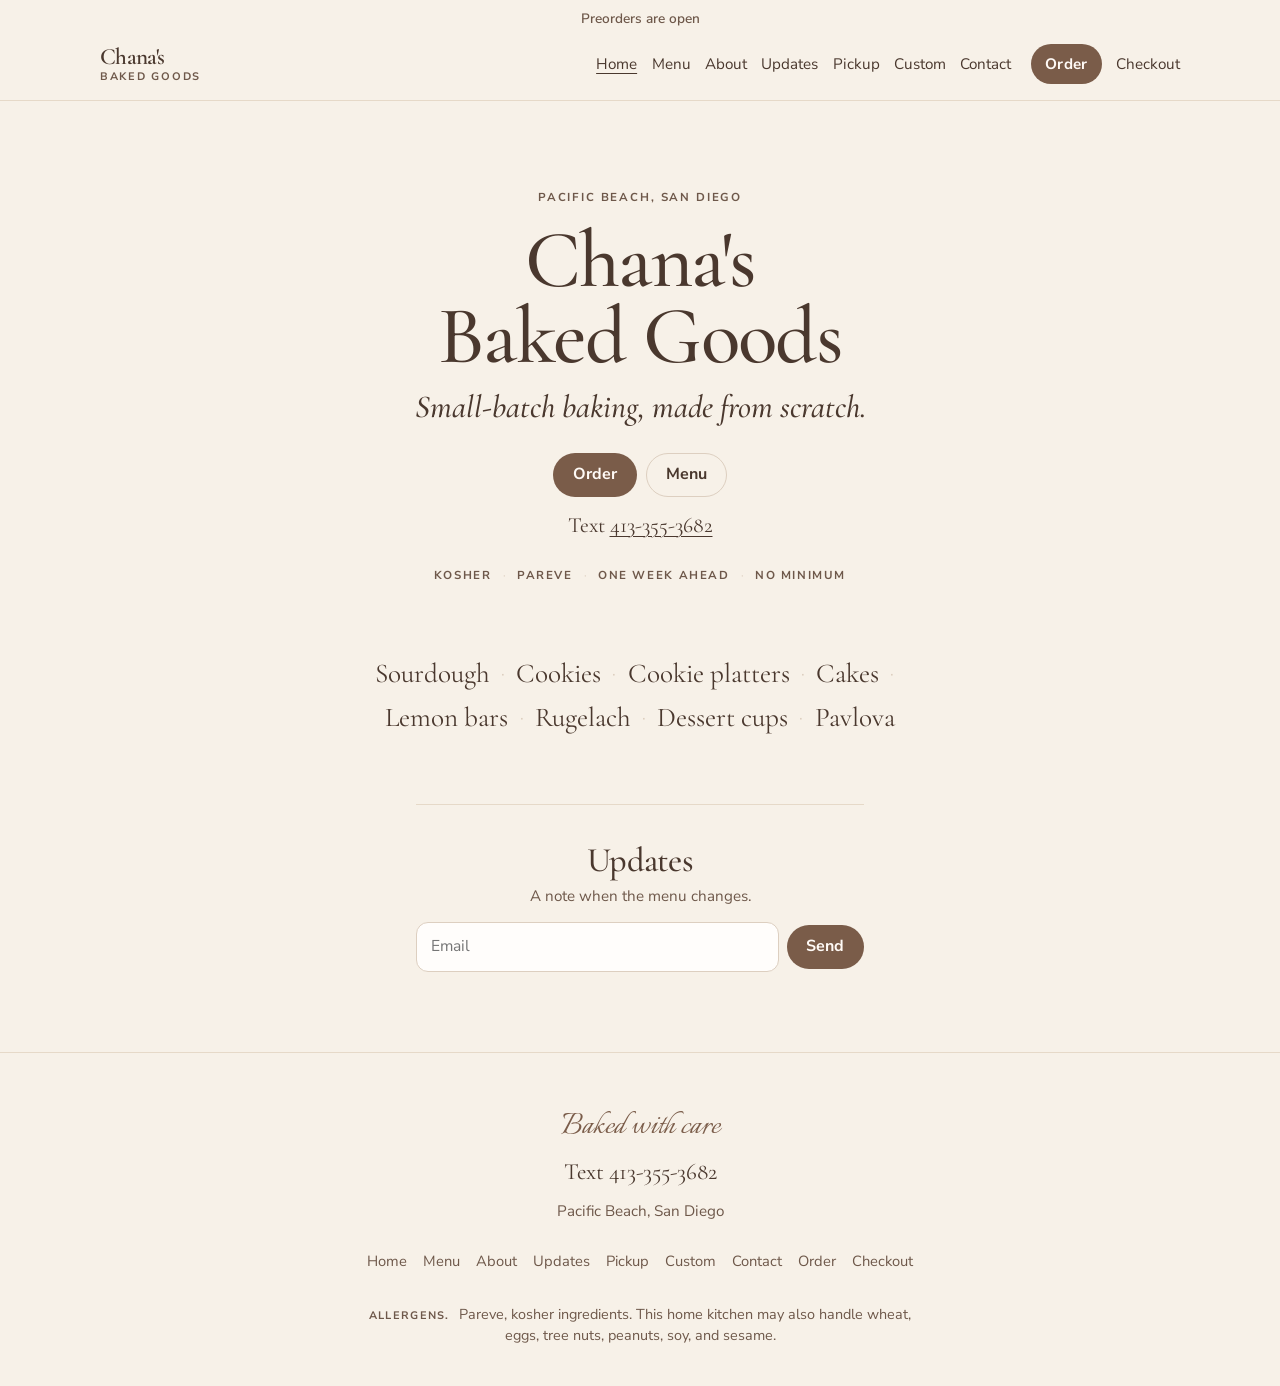
<file: index.html>
<!DOCTYPE html>
<html lang="en">
<head>
  <meta charset="utf-8">
  <meta name="viewport" content="width=device-width, initial-scale=1">
  <meta name="theme-color" content="#f7f1e8">
  <title>Chana's Baked Goods · Small-batch baking, made from scratch</title>
  <meta name="description" content="Chana's Baked Goods is a kosher, pareve home bakery in Pacific Beach, San Diego. Text 413-355-3682. One week ahead. No minimum.">
  <link rel="canonical" href="https://nathanoiknine.github.io/chanas-baked-goods/">
  <link rel="icon" href="assets/favicon.svg" type="image/svg+xml">
  <link rel="preconnect" href="https://fonts.googleapis.com">
  <link rel="preconnect" href="https://fonts.gstatic.com" crossorigin>
  <link href="https://fonts.googleapis.com/css2?family=Cormorant+Garamond:ital,wght@0,500;0,600;1,500;1,600&family=Italianno&family=Nunito+Sans:ital,wght@0,400;0,600;0,700;1,400&display=swap" rel="stylesheet">
  <link rel="stylesheet" href="css/styles.css">
  <script type="application/ld+json">
  {
    "@context": "https://schema.org",
    "@type": "Bakery",
    "name": "Chana's Baked Goods",
    "description": "Small-batch baking, made from scratch. Kosher home bakery in Pacific Beach, San Diego. All products are pareve.",
    "telephone": "+1-413-355-3682",
    "areaServed": "Pacific Beach, San Diego",
    "address": {
      "@type": "PostalAddress",
      "addressLocality": "San Diego",
      "addressRegion": "CA",
      "addressCountry": "US"
    },
    "url": "https://nathanoiknine.github.io/chanas-baked-goods/"
  }
  </script>
</head>
<body data-page="home">
  <a class="skip" href="#main">Skip to content</a>
  <div id="site-header"></div>
  <main id="main">
    <div class="wrap">
      <noscript>
        <p class="callout">Kosher, pareve home bakery in Pacific Beach. Text 413-355-3682. One week ahead. No minimum.</p>
      </noscript>
      <section class="hero" aria-labelledby="hero-title">
        <p class="kicker" id="hero-kicker">Pacific Beach, San Diego</p>
        <h1 id="hero-title">Chana's<br>Baked Goods</h1>
        <p class="tagline">Small-batch baking, made from scratch.</p>
        <div class="hero-actions">
          <a class="btn btn-primary" href="order.html">Order</a>
          <a class="btn btn-ghost" href="menu.html">Menu</a>
        </div>
        <p class="hero-phone">Text <a class="phone js-phone" href="sms:+14133553682">413-355-3682</a></p>
        <ul class="trust" id="facts">
          <li>Kosher</li>
          <li>Pareve</li>
          <li>One week ahead</li>
          <li>No minimum</li>
        </ul>
      </section>

      <section class="offerings" aria-labelledby="offerings-title">
        <h2 id="offerings-title" class="sr-only">What she bakes</h2>
        <ul id="offering-grid" class="offering-list"></ul>
      </section>

      <section class="signup-band" aria-labelledby="signup-title">
        <h2 id="signup-title">Updates</h2>
        <p class="hint" id="signup-intro">A note when the menu changes.</p>
        <div data-signup data-variant="inline"></div>
      </section>
    </div>
  </main>
  <div id="site-footer"></div>
  <script src="js/common.js"></script>
  <script src="js/home.js"></script>
</body>
</html>
</file>
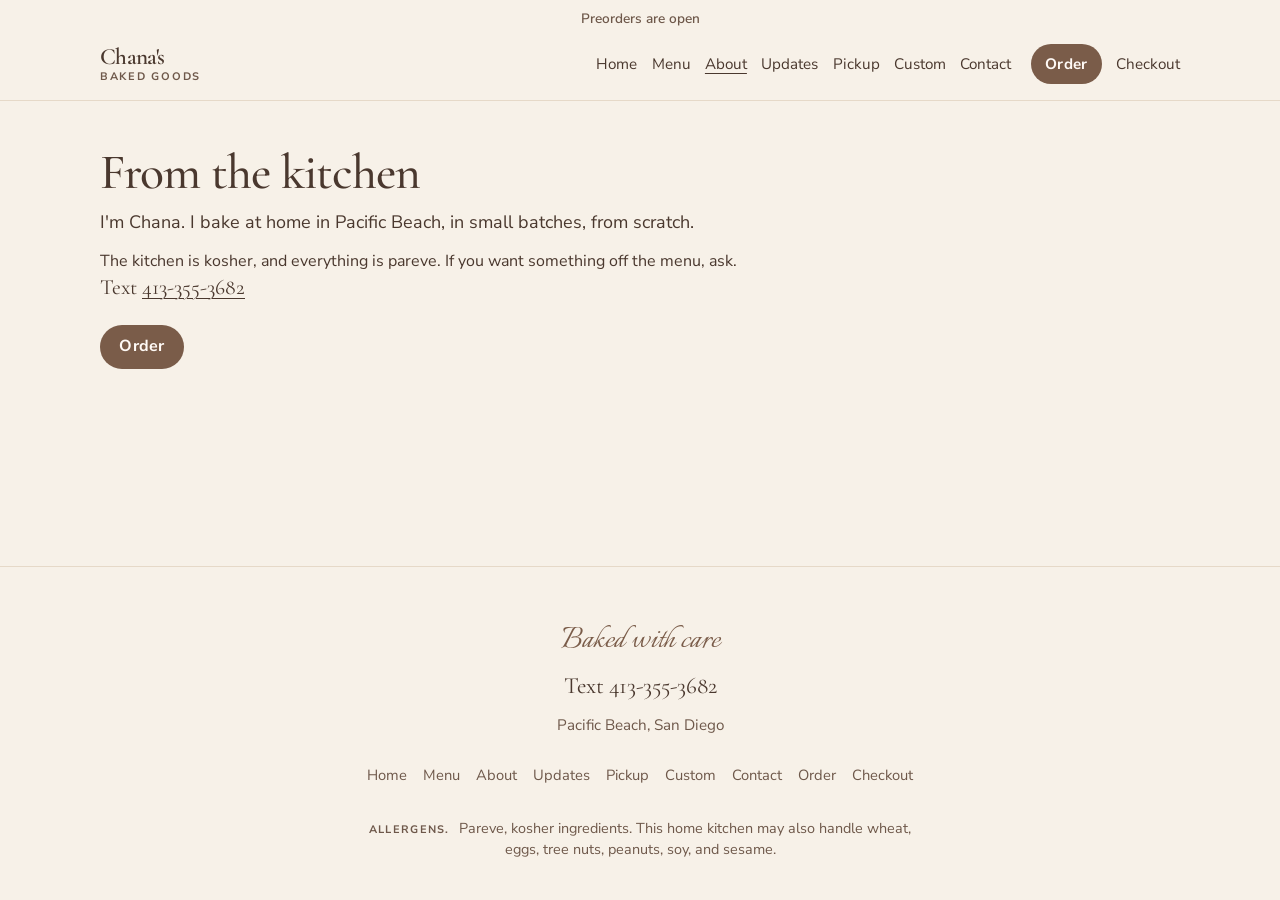
<file: about.html>
<!DOCTYPE html>
<html lang="en">
<head>
  <meta charset="utf-8">
  <meta name="viewport" content="width=device-width, initial-scale=1">
  <meta name="theme-color" content="#f7f1e8">
  <title>About · Chana's Baked Goods</title>
  <meta name="description" content="Chana Oiknine bakes from her home kitchen in Pacific Beach, San Diego. Fully kosher, pareve, small-batch, from scratch. Text 413-355-3682.">
  <link rel="canonical" href="https://nathanoiknine.github.io/chanas-baked-goods/about.html">
  <link rel="icon" href="assets/favicon.svg" type="image/svg+xml">
  <link rel="preconnect" href="https://fonts.googleapis.com">
  <link rel="preconnect" href="https://fonts.gstatic.com" crossorigin>
  <link href="https://fonts.googleapis.com/css2?family=Cormorant+Garamond:ital,wght@0,500;0,600;1,500;1,600&family=Italianno&family=Nunito+Sans:ital,wght@0,400;0,600;0,700;1,400&display=swap" rel="stylesheet">
  <link rel="stylesheet" href="css/styles.css">
</head>
<body data-page="about">
  <a class="skip" href="#main">Skip to content</a>
  <div id="site-header"></div>
  <main id="main">
    <div class="wrap page">
      <noscript><p class="callout">Chana Oiknine bakes at home in Pacific Beach, San Diego. Text 413-355-3682. Kosher, pareve, one-week notice, no minimum.</p></noscript>
      <article class="measure" id="about-root">
        <p class="kicker">About</p>
        <h1>Baked at home, in Pacific Beach</h1>
        <p class="lede">Chana Oiknine bakes small batches from scratch in her Pacific Beach kitchen.</p>
      </article>
    </div>
  </main>
  <div id="site-footer"></div>
  <script src="js/common.js"></script>
  <script src="js/about.js"></script>
</body>
</html>
</file>
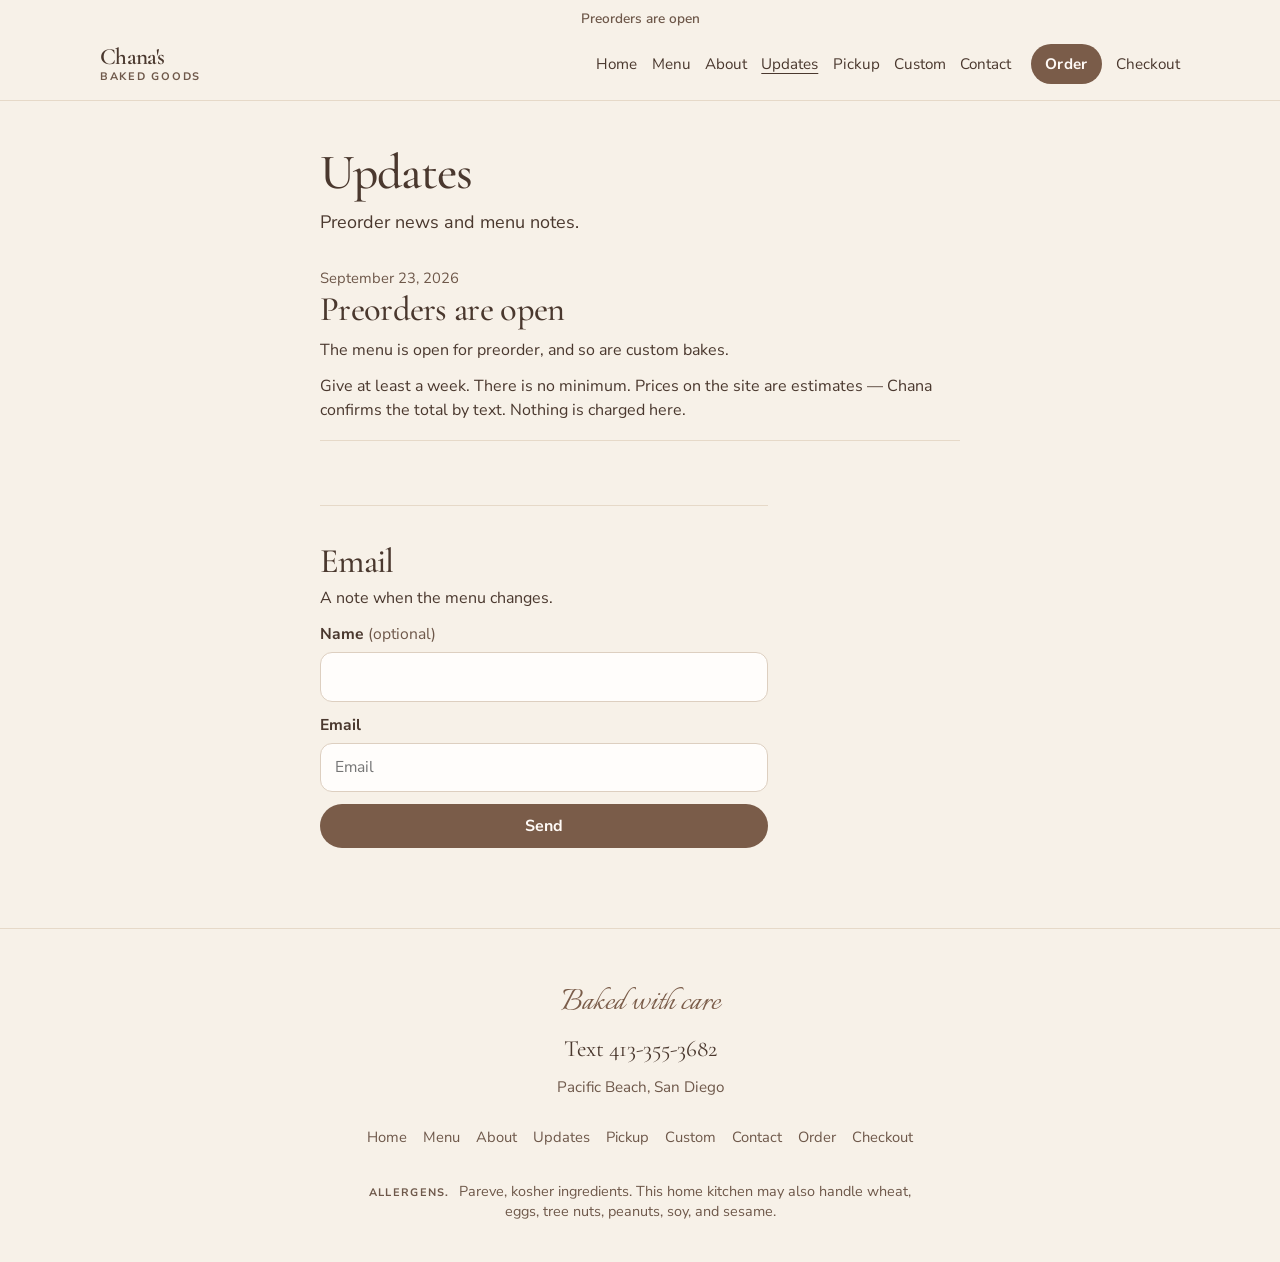
<file: announcements.html>
<!DOCTYPE html>
<html lang="en">
<head>
  <meta charset="utf-8">
  <meta name="viewport" content="width=device-width, initial-scale=1">
  <meta name="theme-color" content="#f7f1e8">
  <title>Updates · Chana's Baked Goods</title>
  <meta name="description" content="Announcements from Chana's Baked Goods in Pacific Beach, San Diego. Preorder news, menu changes, and a way to leave your email.">
  <link rel="canonical" href="https://nathanoiknine.github.io/chanas-baked-goods/announcements.html">
  <link rel="icon" href="assets/favicon.svg" type="image/svg+xml">
  <link rel="preconnect" href="https://fonts.googleapis.com">
  <link rel="preconnect" href="https://fonts.gstatic.com" crossorigin>
  <link href="https://fonts.googleapis.com/css2?family=Cormorant+Garamond:ital,wght@0,500;0,600;1,500;1,600&family=Italianno&family=Nunito+Sans:ital,wght@0,400;0,600;0,700;1,400&display=swap" rel="stylesheet">
  <link rel="stylesheet" href="css/styles.css">
</head>
<body data-page="updates">
  <a class="skip" href="#main">Skip to content</a>
  <div id="site-header"></div>
  <main id="main">
    <div class="wrap page measure">
      <noscript><p class="callout">For the latest, text 413-355-3682. Chana's Baked Goods, Pacific Beach, San Diego.</p></noscript>
      <h1 id="page-title">Updates</h1>
      <p class="lede" id="page-intro">Preorder news and menu notes.</p>
      <div id="news-root"></div>
      <section class="signup-band" id="signup" aria-labelledby="signup-title">
        <h2 id="signup-title">Email</h2>
        <p id="signup-intro">A note when the menu changes.</p>
        <div data-signup></div>
      </section>
    </div>
  </main>
  <div id="site-footer"></div>
  <script src="js/common.js"></script>
  <script src="js/announcements.js"></script>
</body>
</html>
</file>
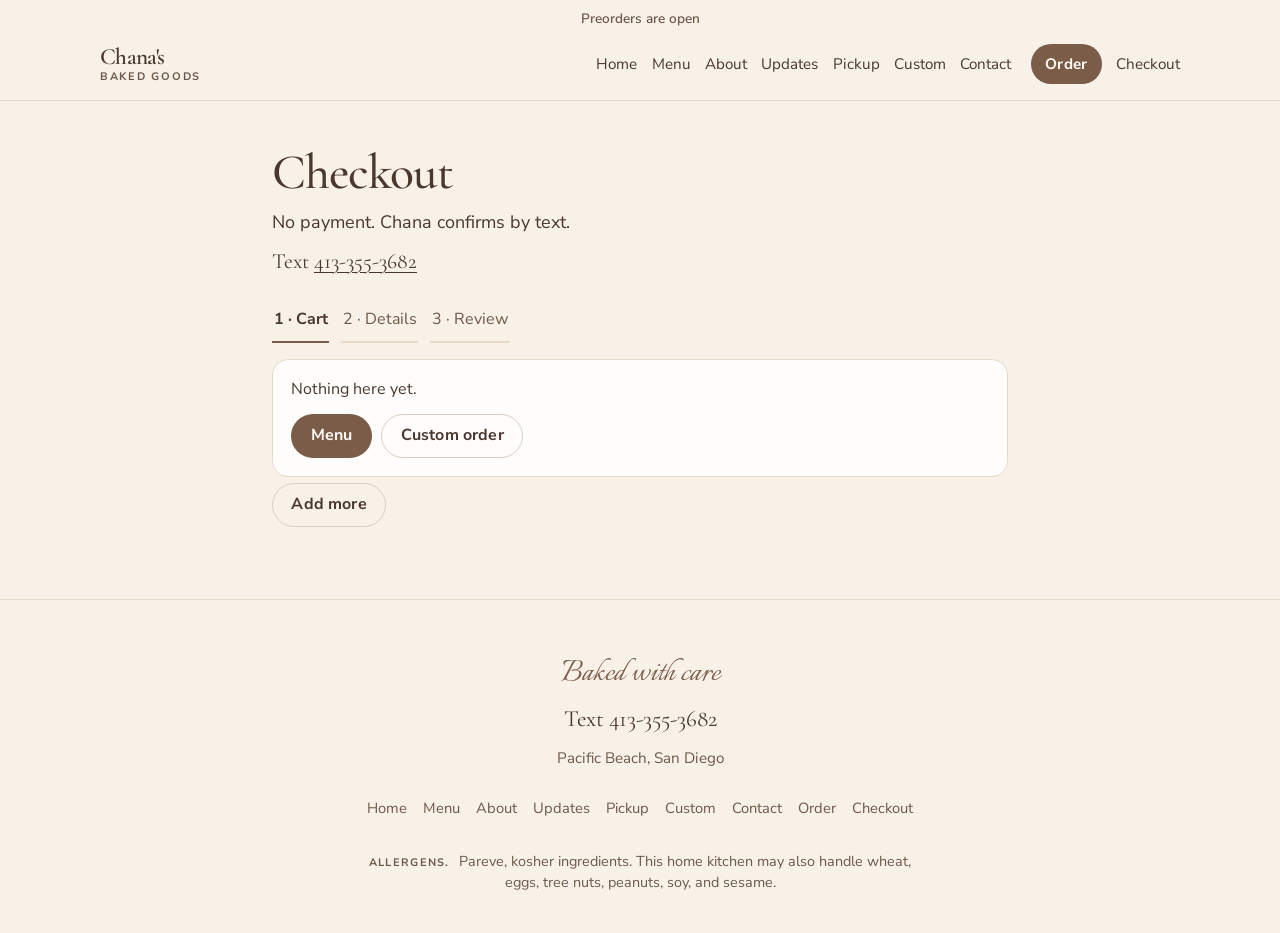
<file: checkout.html>
<!DOCTYPE html>
<html lang="en">
<head>
  <meta charset="utf-8">
  <meta name="viewport" content="width=device-width, initial-scale=1">
  <meta name="theme-color" content="#f7f1e8">
  <title>Checkout · Chana's Baked Goods</title>
  <meta name="description" content="Review a pre-order for Chana's Baked Goods. No payment on this site. Chana confirms by text at 413-355-3682. One-week notice, no minimum.">
  <link rel="canonical" href="https://nathanoiknine.github.io/chanas-baked-goods/checkout.html">
  <link rel="icon" href="assets/favicon.svg" type="image/svg+xml">
  <link rel="preconnect" href="https://fonts.googleapis.com">
  <link rel="preconnect" href="https://fonts.gstatic.com" crossorigin>
  <link href="https://fonts.googleapis.com/css2?family=Cormorant+Garamond:ital,wght@0,500;0,600;1,500;1,600&family=Italianno&family=Nunito+Sans:ital,wght@0,400;0,600;0,700;1,400&display=swap" rel="stylesheet">
  <link rel="stylesheet" href="css/styles.css">
</head>
<body data-page="checkout">
  <a class="skip" href="#main">Skip to content</a>
  <div id="site-header"></div>
  <main id="main">
    <div class="wrap page measure-form" id="checkout-root">
      <noscript><p class="callout">To order, text 413-355-3682. One-week notice. No minimum. No payment on this website.</p></noscript>
      <h1 id="page-title">Checkout</h1>
      <p class="lede" id="page-intro">No payment. Chana confirms by text.</p>
      <p class="hero-phone">Text <a class="js-phone" href="sms:+14133553682">413-355-3682</a></p>
      <ol class="progress" id="progress">
        <li><button type="button" data-goto="cart" aria-current="step">1 · Cart</button></li>
        <li><button type="button" data-goto="details">2 · Details</button></li>
        <li><button type="button" data-goto="review">3 · Review</button></li>
      </ol>
      <section data-panel="cart">
        <div id="cart-lines"></div>
        <div class="subtotal" id="cart-total"></div>
        <div class="form-actions">
          <button class="btn btn-primary" type="button" id="to-details">Continue</button>
          <a class="btn btn-ghost" href="menu.html">Add more</a>
        </div>
      </section>
      <section data-panel="details" hidden>
        <form id="details-form" novalidate>
          <input class="hp" name="_gotcha" tabindex="-1" autocomplete="off" aria-hidden="true">
          <div class="form-grid two">
            <label class="field"><span>Name</span><input name="name" autocomplete="name" data-remember required></label>
            <label class="field"><span>Phone</span><input name="phone" type="tel" autocomplete="tel" inputmode="tel" data-remember required></label>
            <label class="field span-2"><span>Email</span><input name="email" type="email" autocomplete="email" inputmode="email" data-remember required></label>
            <label class="field span-2"><span>Preferred date</span><input class="js-min-date" name="date" type="date" data-remember required><span class="hint js-date-help">Choose a day at least 7 days from today. One-week notice.</span></label>
          </div>
          <fieldset>
            <legend>Pickup or delivery</legend>
            <label class="choice"><input type="radio" name="fulfillment" value="pickup" checked data-remember> Pickup in Pacific Beach</label>
            <label class="choice"><input type="radio" name="fulfillment" value="delivery" data-remember> Nearby delivery, if she can</label>
          </fieldset>
          <label class="field"><span>Notes <span class="optional">(optional)</span></span><textarea name="notes" maxlength="2000" data-remember placeholder="Allergies, a cake message, a pickup window."></textarea></label>
          <p class="hint"><a href="menu.html#allergen">Allergen notice</a></p>
          <div class="form-actions">
            <button class="btn btn-primary" type="submit" id="to-review">Review order</button>
            <button class="btn btn-ghost" type="button" data-goto="cart">Back to cart</button>
          </div>
        </form>
      </section>
      <section data-panel="review" hidden>
        <div id="review-body"></div>
      </section>
      <div id="confirm" class="confirm" hidden tabindex="-1"></div>
    </div>
  </main>
  <div id="site-footer"></div>
  <script src="js/common.js"></script>
  <script src="js/checkout.js"></script>
</body>
</html>
</file>
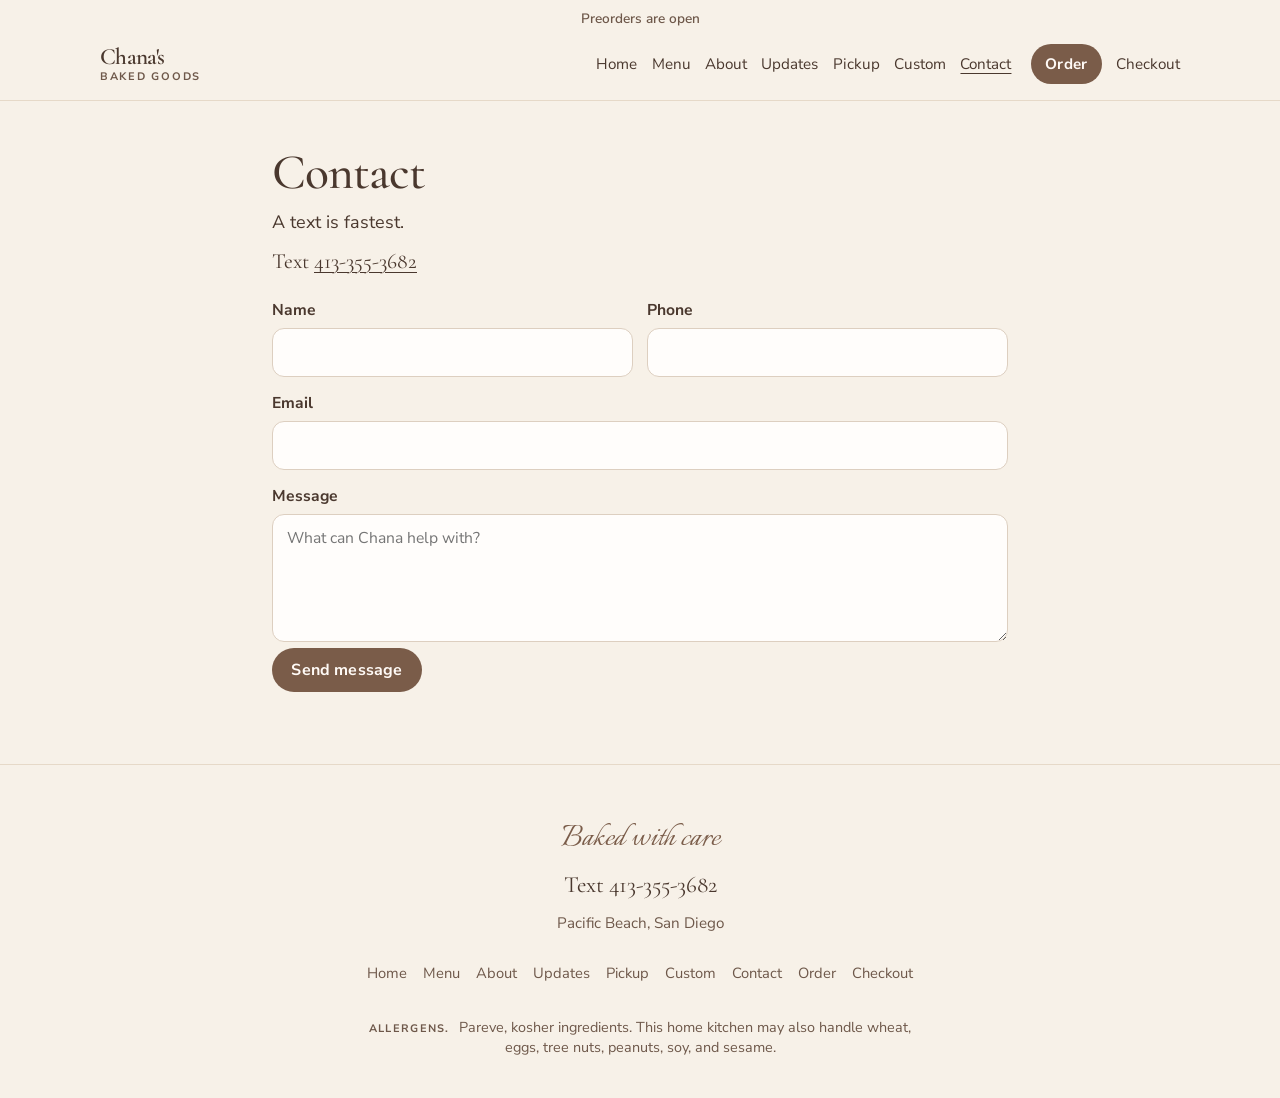
<file: contact.html>
<!DOCTYPE html>
<html lang="en">
<head>
  <meta charset="utf-8">
  <meta name="viewport" content="width=device-width, initial-scale=1">
  <meta name="theme-color" content="#f7f1e8">
  <title>Contact · Chana's Baked Goods</title>
  <meta name="description" content="Contact Chana Oiknine at Chana's Baked Goods. Text 413-355-3682 for orders and inquiries. Pacific Beach, San Diego.">
  <link rel="canonical" href="https://nathanoiknine.github.io/chanas-baked-goods/contact.html">
  <link rel="icon" href="assets/favicon.svg" type="image/svg+xml">
  <link rel="preconnect" href="https://fonts.googleapis.com">
  <link rel="preconnect" href="https://fonts.gstatic.com" crossorigin>
  <link href="https://fonts.googleapis.com/css2?family=Cormorant+Garamond:ital,wght@0,500;0,600;1,500;1,600&family=Italianno&family=Nunito+Sans:ital,wght@0,400;0,600;0,700;1,400&display=swap" rel="stylesheet">
  <link rel="stylesheet" href="css/styles.css">
</head>
<body data-page="contact">
  <a class="skip" href="#main">Skip to content</a>
  <div id="site-header"></div>
  <main id="main">
    <div class="wrap page measure-form">
      <noscript><p class="callout">Text Chana at 413-355-3682. Pacific Beach, San Diego.</p></noscript>
      <h1 id="page-title">Contact</h1>
      <p class="lede" id="page-intro">A text is fastest.</p>
      <p class="hero-phone">Text <a class="js-phone" href="sms:+14133553682">413-355-3682</a></p>
      <form id="contact-form" novalidate>
        <input class="hp" name="_gotcha" tabindex="-1" autocomplete="off" aria-hidden="true">
        <div class="form-grid two">
          <label class="field"><span>Name</span><input name="name" autocomplete="name" data-remember required></label>
          <label class="field"><span>Phone</span><input name="phone" type="tel" autocomplete="tel" inputmode="tel" data-remember required></label>
          <label class="field span-2"><span>Email</span><input name="email" type="email" autocomplete="email" inputmode="email" data-remember required></label>
          <label class="field span-2"><span>Message</span><textarea name="message" maxlength="2000" required placeholder="What can Chana help with?"></textarea></label>
        </div>
        <div class="form-actions">
          <button class="btn btn-primary" type="submit">Send message</button>
        </div>
        <p class="form-status" id="form-status" role="alert" hidden></p>
      </form>
      <div id="confirm" class="confirm" hidden tabindex="-1"></div>
    </div>
  </main>
  <div id="site-footer"></div>
  <script src="js/common.js"></script>
  <script src="js/contact.js"></script>
</body>
</html>
</file>
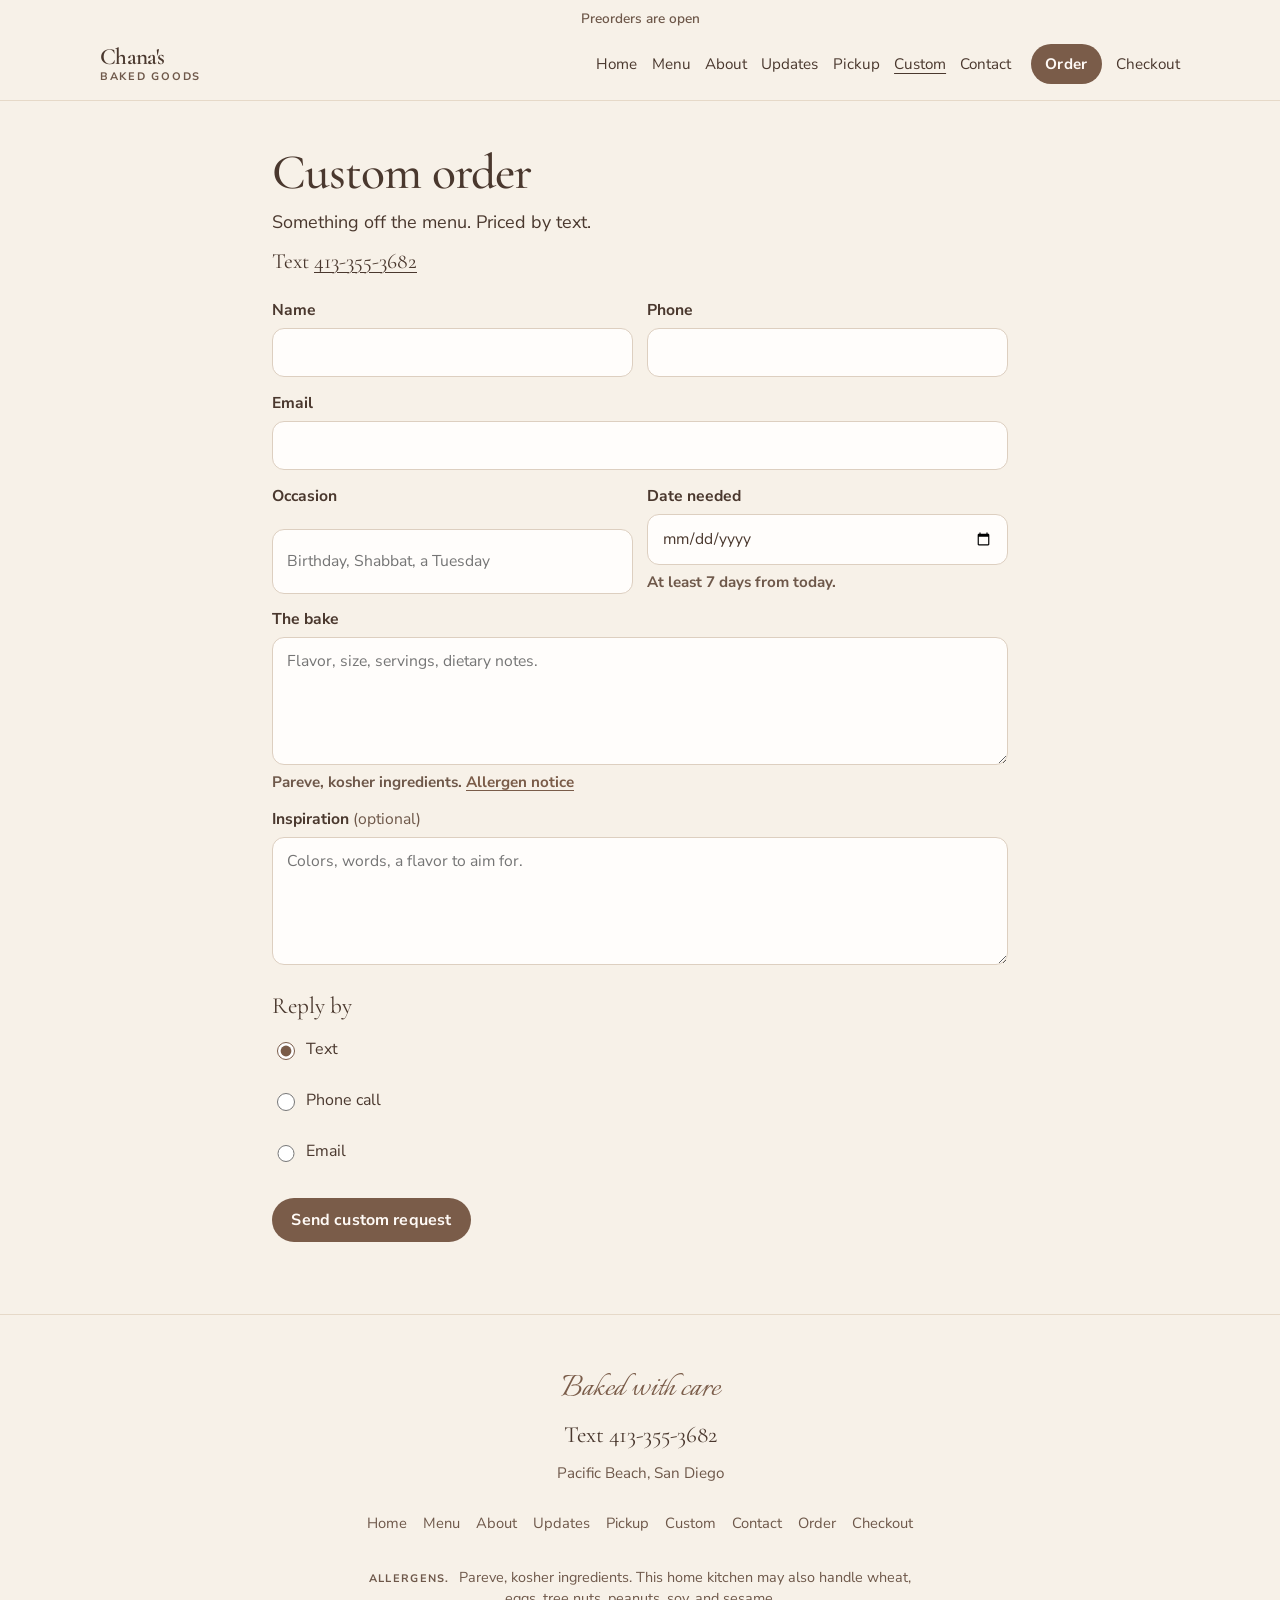
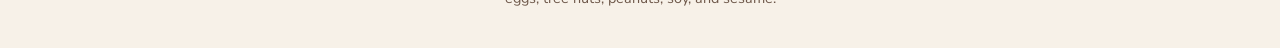
<file: custom.html>
<!DOCTYPE html>
<html lang="en">
<head>
  <meta charset="utf-8">
  <meta name="viewport" content="width=device-width, initial-scale=1">
  <meta name="theme-color" content="#f7f1e8">
  <title>Custom order · Chana's Baked Goods</title>
  <meta name="description" content="Request a custom bake from Chana's Baked Goods. Pareve, kosher ingredients, priced by text. One-week notice. Text 413-355-3682.">
  <link rel="canonical" href="https://nathanoiknine.github.io/chanas-baked-goods/custom.html">
  <link rel="icon" href="assets/favicon.svg" type="image/svg+xml">
  <link rel="preconnect" href="https://fonts.googleapis.com">
  <link rel="preconnect" href="https://fonts.gstatic.com" crossorigin>
  <link href="https://fonts.googleapis.com/css2?family=Cormorant+Garamond:ital,wght@0,500;0,600;1,500;1,600&family=Italianno&family=Nunito+Sans:ital,wght@0,400;0,600;0,700;1,400&display=swap" rel="stylesheet">
  <link rel="stylesheet" href="css/styles.css">
</head>
<body data-page="custom">
  <a class="skip" href="#main">Skip to content</a>
  <div id="site-header"></div>
  <main id="main">
    <div class="wrap page measure-form">
      <noscript><p class="callout">For a custom bake, text 413-355-3682. One-week notice. Pareve and kosher ingredients. Pacific Beach, San Diego.</p></noscript>
      <h1 id="page-title">Custom order</h1>
      <p class="lede" id="page-intro">Something off the menu. Priced by text.</p>
      <p class="hero-phone">Text <a class="js-phone" href="sms:+14133553682">413-355-3682</a></p>
      <form id="custom-form" novalidate>
        <input class="hp" name="_gotcha" tabindex="-1" autocomplete="off" aria-hidden="true">
        <div class="form-grid two">
          <label class="field"><span>Name</span><input name="name" autocomplete="name" data-remember required></label>
          <label class="field"><span>Phone</span><input name="phone" type="tel" autocomplete="tel" inputmode="tel" data-remember required></label>
          <label class="field span-2"><span>Email</span><input name="email" type="email" autocomplete="email" inputmode="email" data-remember required></label>
          <label class="field"><span>Occasion</span><input name="occasion" data-remember required placeholder="Birthday, Shabbat, a Tuesday"></label>
          <label class="field"><span>Date needed</span><input class="js-min-date" name="date" type="date" data-remember required><span class="hint js-date-help">Choose a day at least 7 days from today.</span></label>
          <label class="field span-2"><span>The bake</span><textarea name="description" maxlength="2000" required placeholder="Flavor, size, servings, dietary notes."></textarea><span class="hint">Pareve, kosher ingredients. <a href="menu.html#allergen">Allergen notice</a></span></label>
          <label class="field span-2"><span>Inspiration <span class="optional">(optional)</span></span><textarea name="inspiration" maxlength="2000" placeholder="Colors, words, a flavor to aim for."></textarea></label>
        </div>
        <fieldset>
          <legend>Reply by</legend>
          <label class="choice"><input type="radio" name="contactMethod" value="text" checked> Text</label>
          <label class="choice"><input type="radio" name="contactMethod" value="phone"> Phone call</label>
          <label class="choice"><input type="radio" name="contactMethod" value="email"> Email</label>
        </fieldset>
        <div class="form-actions">
          <button class="btn btn-primary" type="submit">Send custom request</button>
        </div>
        <p class="form-status" id="form-status" role="alert" hidden></p>
      </form>
      <div id="confirm" class="confirm" hidden tabindex="-1"></div>
    </div>
  </main>
  <div id="site-footer"></div>
  <script src="js/common.js"></script>
  <script src="js/custom.js"></script>
</body>
</html>
</file>
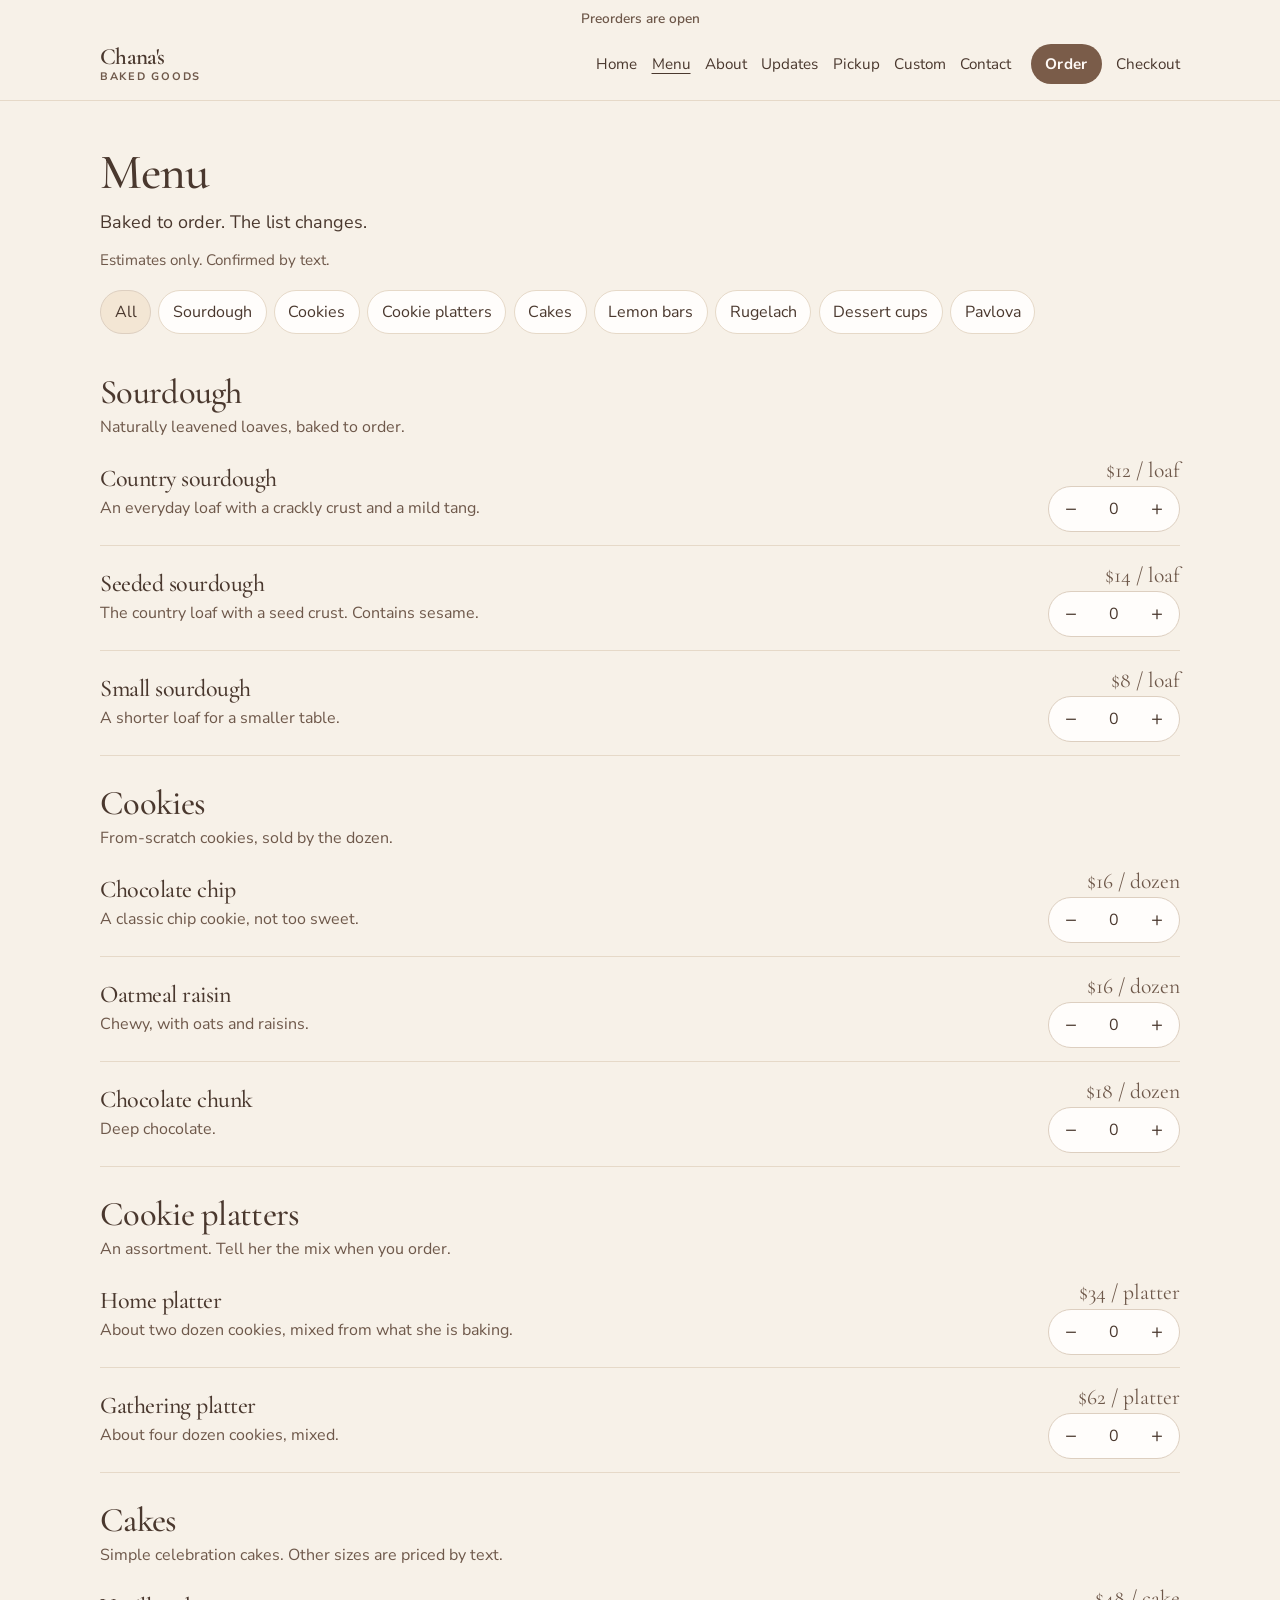
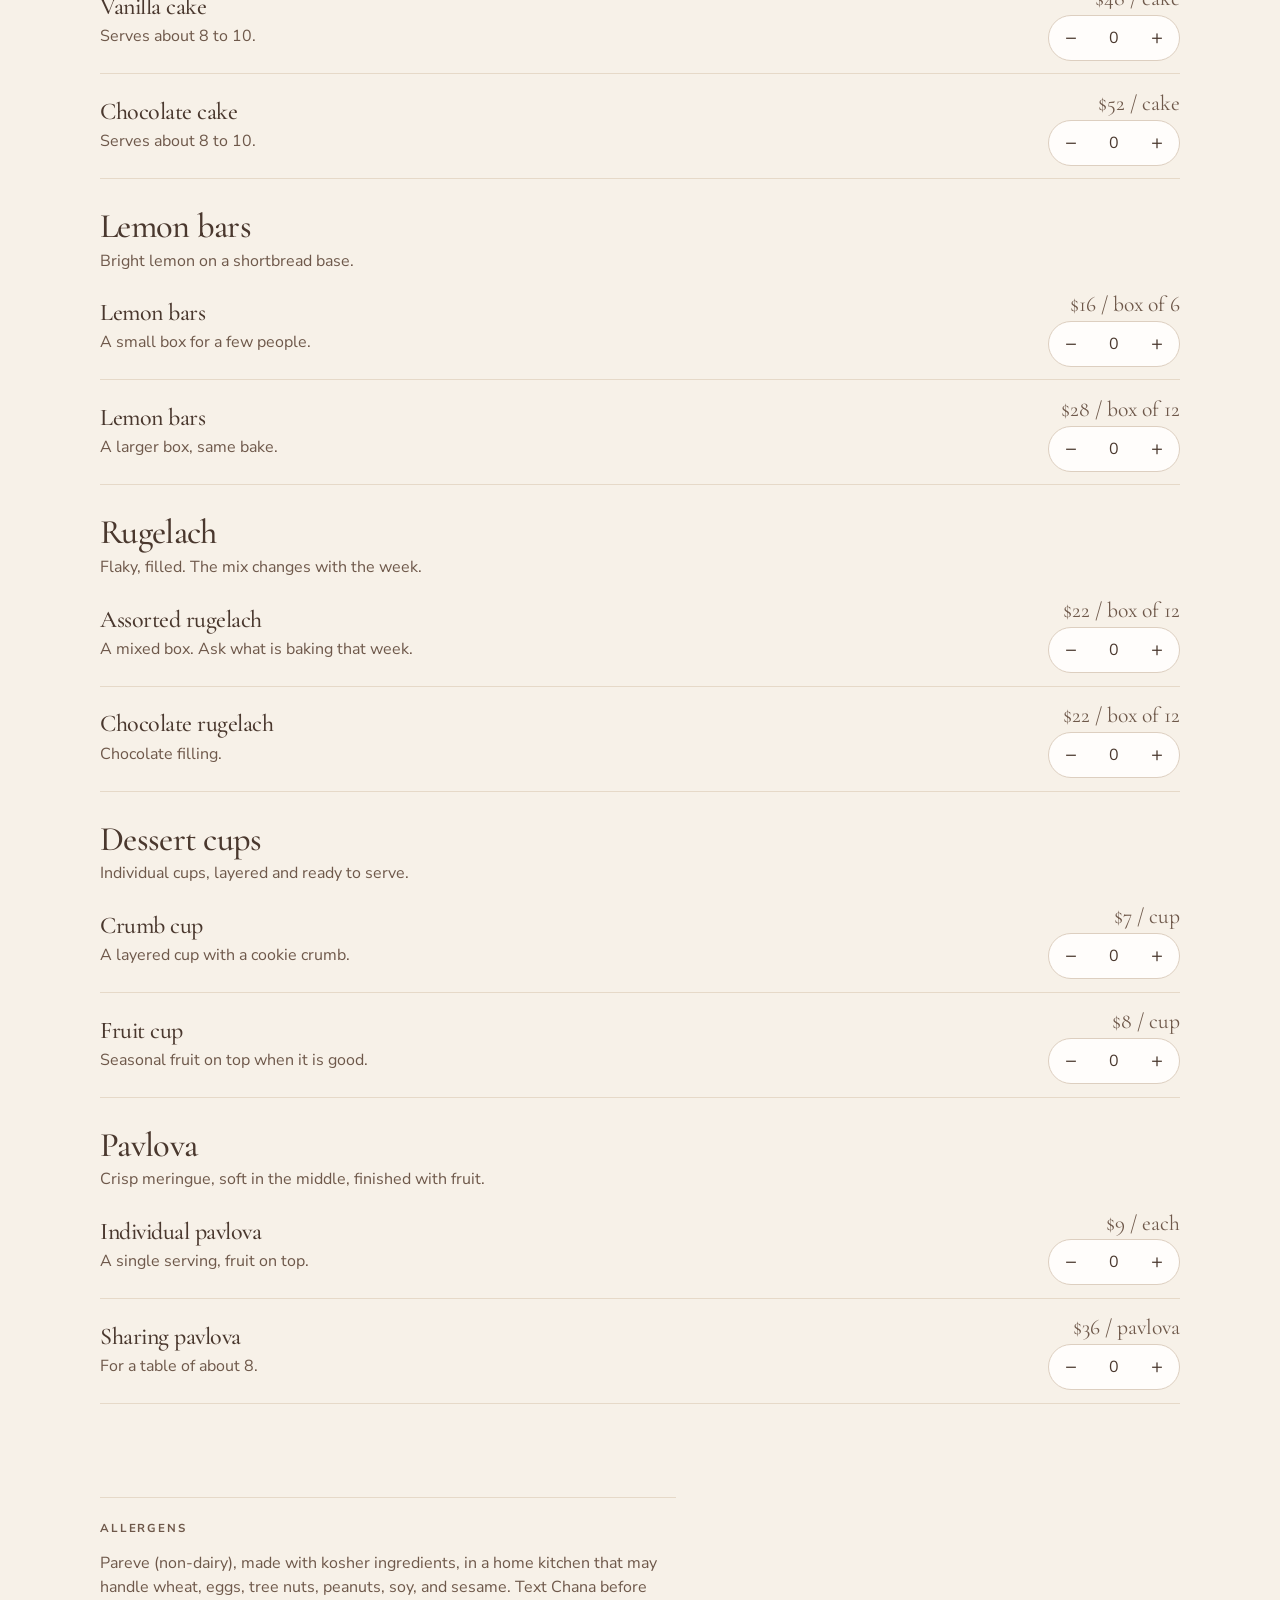
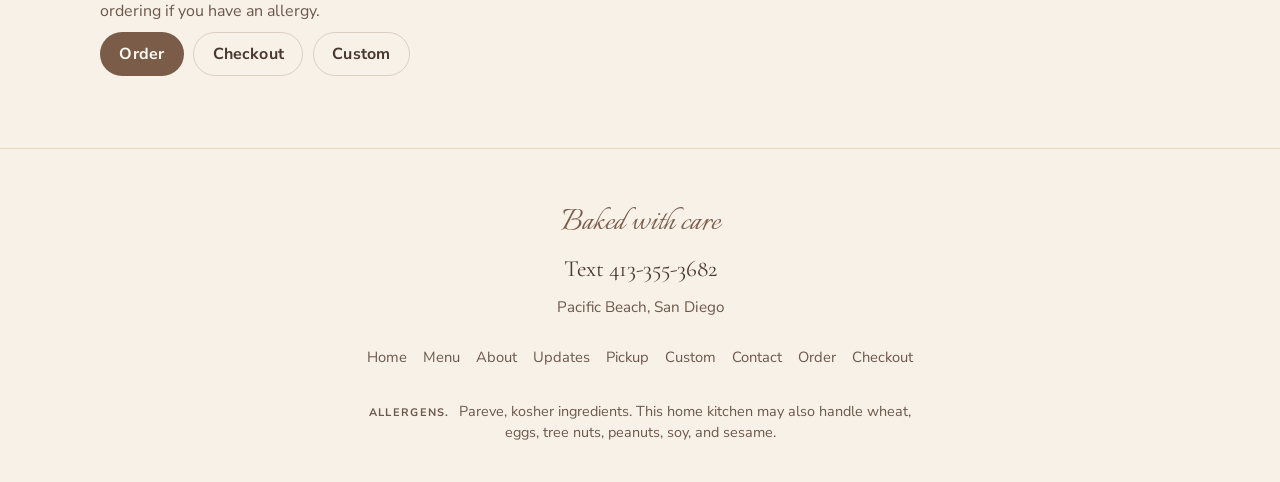
<file: menu.html>
<!DOCTYPE html>
<html lang="en">
<head>
  <meta charset="utf-8">
  <meta name="viewport" content="width=device-width, initial-scale=1">
  <meta name="theme-color" content="#f7f1e8">
  <title>Menu · Chana's Baked Goods</title>
  <meta name="description" content="Sourdough, cookies, platters, cakes, lemon bars, rugelach, dessert cups, and pavlova. Pareve, kosher ingredients, Pacific Beach. Prices confirmed by text at 413-355-3682.">
  <link rel="canonical" href="https://nathanoiknine.github.io/chanas-baked-goods/menu.html">
  <link rel="icon" href="assets/favicon.svg" type="image/svg+xml">
  <link rel="preconnect" href="https://fonts.googleapis.com">
  <link rel="preconnect" href="https://fonts.gstatic.com" crossorigin>
  <link href="https://fonts.googleapis.com/css2?family=Cormorant+Garamond:ital,wght@0,500;0,600;1,500;1,600&family=Italianno&family=Nunito+Sans:ital,wght@0,400;0,600;0,700;1,400&display=swap" rel="stylesheet">
  <link rel="stylesheet" href="css/styles.css">
</head>
<body data-page="menu">
  <a class="skip" href="#main">Skip to content</a>
  <div id="site-header"></div>
  <main id="main">
    <div class="wrap page">
      <noscript><p class="callout">Text 413-355-3682 for the menu. Fully kosher, pareve, Pacific Beach, San Diego. One-week notice. No minimum.</p></noscript>
      <h1 id="page-title">Menu</h1>
      <p class="lede" id="page-intro">Baked to order. The list changes.</p>
      <p id="menu-note" hidden></p>
      <p class="hint" id="price-note"></p>
      <div class="filters" id="filters" aria-label="Menu categories"></div>
      <div id="menu-root"></div>
      <section class="section" id="allergen-mount"></section>
      <div class="form-actions">
        <a class="btn btn-primary" href="order.html">Order</a>
        <a class="btn btn-ghost" href="checkout.html">Checkout</a>
        <a class="btn btn-ghost" href="custom.html">Custom</a>
      </div>
    </div>
  </main>
  <div id="site-footer"></div>
  <script src="js/common.js"></script>
  <script src="js/menu.js"></script>
</body>
</html>
</file>
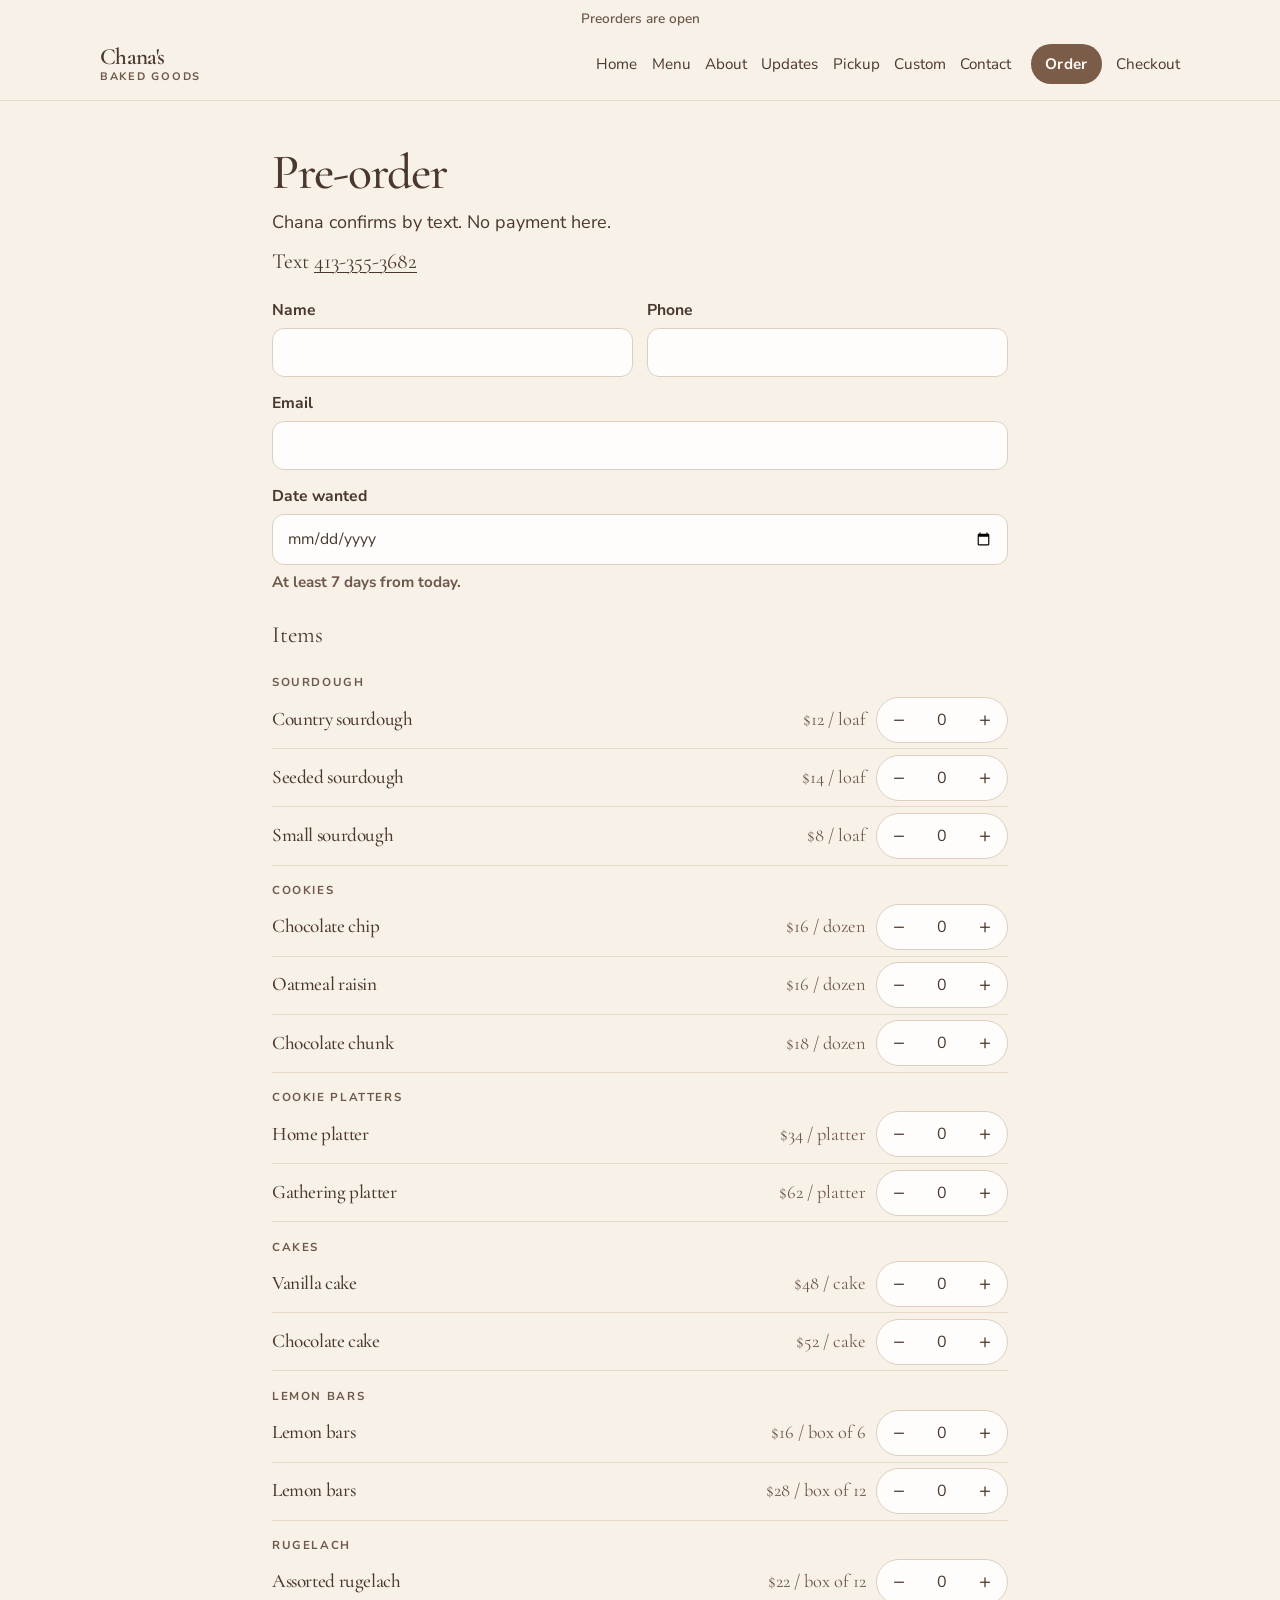
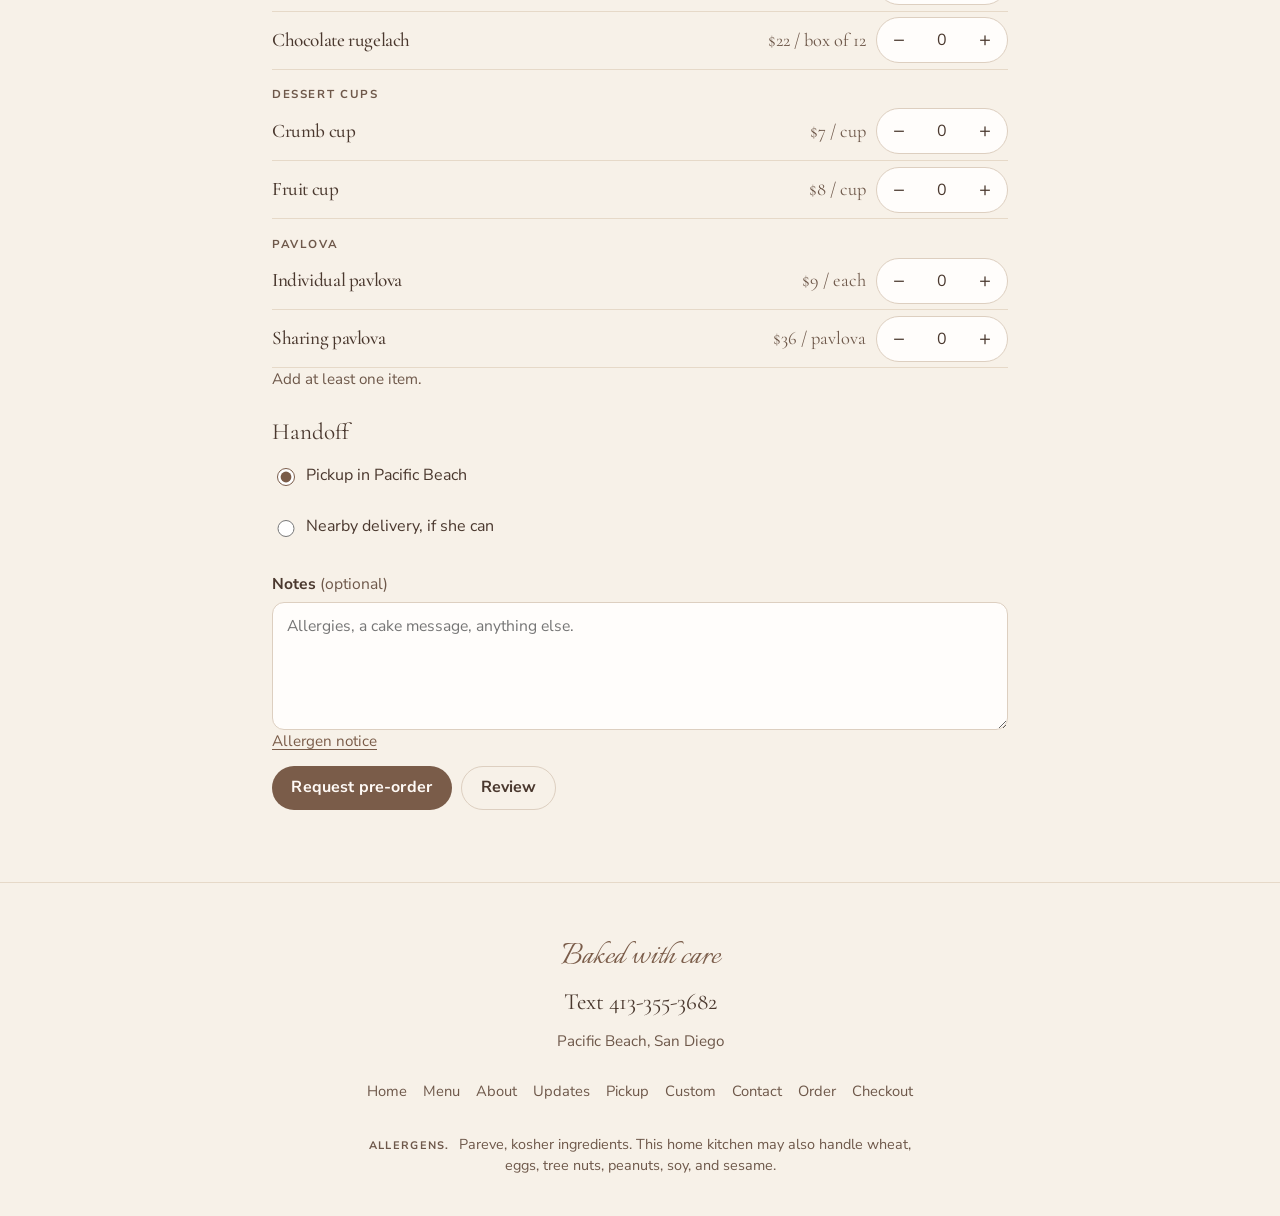
<file: order.html>
<!DOCTYPE html>
<html lang="en">
<head>
  <meta charset="utf-8">
  <meta name="viewport" content="width=device-width, initial-scale=1">
  <meta name="theme-color" content="#f7f1e8">
  <title>Pre-order · Chana's Baked Goods</title>
  <meta name="description" content="Request a pre-order from Chana's Baked Goods. One-week notice, no minimum, no payment on this site. Text 413-355-3682. Pacific Beach, San Diego.">
  <link rel="canonical" href="https://nathanoiknine.github.io/chanas-baked-goods/order.html">
  <link rel="icon" href="assets/favicon.svg" type="image/svg+xml">
  <link rel="preconnect" href="https://fonts.googleapis.com">
  <link rel="preconnect" href="https://fonts.gstatic.com" crossorigin>
  <link href="https://fonts.googleapis.com/css2?family=Cormorant+Garamond:ital,wght@0,500;0,600;1,500;1,600&family=Italianno&family=Nunito+Sans:ital,wght@0,400;0,600;0,700;1,400&display=swap" rel="stylesheet">
  <link rel="stylesheet" href="css/styles.css">
</head>
<body data-page="order">
  <a class="skip" href="#main">Skip to content</a>
  <div id="site-header"></div>
  <main id="main">
    <div class="wrap page measure-form">
      <noscript><p class="callout">To order, text 413-355-3682. One-week notice. No minimum. Kosher, pareve. Pacific Beach, San Diego.</p></noscript>
      <h1 id="page-title">Pre-order</h1>
      <p class="lede" id="page-intro">Chana confirms by text. No payment here.</p>
      <p class="hero-phone">Text <a class="js-phone" href="sms:+14133553682">413-355-3682</a></p>
      <form id="order-form" novalidate>
        <input class="hp" name="_gotcha" tabindex="-1" autocomplete="off" aria-hidden="true">
        <div class="form-grid two">
          <label class="field"><span>Name</span><input name="name" id="name" autocomplete="name" data-remember required></label>
          <label class="field"><span>Phone</span><input name="phone" id="phone" type="tel" autocomplete="tel" inputmode="tel" data-remember required></label>
          <label class="field span-2"><span>Email</span><input name="email" id="email" type="email" autocomplete="email" inputmode="email" data-remember required></label>
          <label class="field span-2"><span>Date wanted</span><input class="js-min-date" name="date" id="date" type="date" data-remember required><span class="hint js-date-help">Choose a day at least 7 days from today.</span></label>
        </div>
        <fieldset>
          <legend>Items</legend>
          <div id="order-items"></div>
          <p id="order-estimate" class="hint"></p>
        </fieldset>
        <fieldset>
          <legend>Handoff</legend>
          <label class="choice"><input type="radio" name="fulfillment" value="pickup" checked data-remember> Pickup in Pacific Beach</label>
          <label class="choice"><input type="radio" name="fulfillment" value="delivery" data-remember> Nearby delivery, if she can</label>
        </fieldset>
        <label class="field"><span>Notes <span class="optional">(optional)</span></span><textarea name="notes" id="notes" maxlength="2000" data-remember placeholder="Allergies, a cake message, anything else."></textarea></label>
        <p class="hint"><a href="menu.html#allergen">Allergen notice</a></p>
        <div class="form-actions">
          <button class="btn btn-primary" type="submit">Request pre-order</button>
          <a class="btn btn-ghost" href="checkout.html">Review</a>
        </div>
        <p class="form-status" id="form-status" role="alert" hidden></p>
      </form>
      <div id="confirm" class="confirm" hidden tabindex="-1"></div>
    </div>
  </main>
  <div id="site-footer"></div>
  <script src="js/common.js"></script>
  <script src="js/order.js"></script>
</body>
</html>
</file>
<file: css/styles.css>
/* Chana's Baked Goods
   Light paper palette. Edit colors here if the brand shifts.
   Dark brown is for text and small accents only. */

:root {
  color-scheme: light;
  --paper: #f7f1e8;
  --paper-deep: #f3ebdf;
  --surface: #fffdfb;
  --sand: #f3e6d4;
  --beige: #eadfD0;
  --tan: #ddcfc0;
  --line: #e6d9c8;
  --ink: #4a382e;
  --ink-soft: #6e584a;
  --accent: #7a5c49;
  --accent-hover: #684b3a;
  --on-accent: #fffaf6;
  --danger: #8d3f34;
  --shadow: 0 12px 32px rgba(90, 62, 42, 0.05);
  --radius: 18px;
  --max: 1080px;
  --serif: "Cormorant Garamond", "Iowan Old Style", Palatino, "Palatino Linotype", serif;
  --sans: "Nunito Sans", "Segoe UI", sans-serif;
  --script: "Italianno", "Palatino Linotype", cursive;
}

*,
*::before,
*::after {
  box-sizing: border-box;
}

[hidden] {
  display: none !important;
}

html {
  background: var(--paper);
  scroll-behavior: smooth;
}

body {
  margin: 0;
  min-height: 100vh;
  display: flex;
  flex-direction: column;
  background: var(--paper);
  color: var(--ink);
  font-family: var(--sans);
  font-size: 1rem;
  line-height: 1.5;
  -webkit-font-smoothing: antialiased;
}

body.has-cart {
  padding-bottom: 5.5rem;
}

img,
svg {
  max-width: 100%;
  display: block;
}

h1,
h2,
h3,
h4 {
  font-family: var(--serif);
  font-weight: 500;
  line-height: 1.12;
  letter-spacing: -0.02em;
  margin: 0 0 0.55rem;
  color: var(--ink);
}

h1 {
  font-size: clamp(2.15rem, 5vw, 3.1rem);
}

h2 {
  font-size: clamp(1.7rem, 3vw, 2.15rem);
}

h3 {
  font-size: 1.35rem;
}

p {
  margin: 0 0 0.8rem;
}

p:last-child {
  margin-bottom: 0;
}

a {
  color: var(--accent);
  text-underline-offset: 0.18em;
}

a:hover {
  color: var(--accent-hover);
}

::selection {
  background: #e7d3bf;
  color: var(--ink);
}

:focus-visible {
  outline: 2px solid var(--accent);
  outline-offset: 3px;
}

button,
input,
textarea,
select {
  font: inherit;
  color: inherit;
}

.skip {
  position: absolute;
  left: 1rem;
  top: -4rem;
  background: var(--surface);
  color: var(--ink);
  padding: 0.55rem 0.9rem;
  border-radius: 999px;
  z-index: 80;
}

.skip:focus {
  top: 0.6rem;
}

.sr-only {
  position: absolute;
  width: 1px;
  height: 1px;
  padding: 0;
  margin: -1px;
  overflow: hidden;
  clip: rect(0, 0, 0, 0);
  white-space: nowrap;
  border: 0;
}

.wrap {
  width: min(var(--max), calc(100% - 2rem));
  margin-inline: auto;
}

main {
  flex: 1;
  padding-bottom: 2.5rem;
}

.page {
  padding-top: 2.75rem;
}

.measure,
.lede,
.section-head {
  max-width: 40rem;
}

.measure-form {
  max-width: 46rem;
}

.kicker,
.notice-label {
  font-family: var(--sans);
  font-size: 0.72rem;
  font-weight: 700;
  letter-spacing: 0.16em;
  text-transform: uppercase;
  color: var(--ink-soft);
  margin: 0 0 0.85rem;
}

.tagline {
  font-family: var(--serif);
  font-style: italic;
  font-weight: 500;
  font-size: clamp(1.45rem, 3vw, 2rem);
  line-height: 1.25;
  margin: 0.35rem 0 0.9rem;
  color: var(--ink);
}

.lede {
  font-size: 1.125rem;
  color: var(--ink);
}

.fine,
.hint {
  color: var(--ink-soft);
  font-size: 0.95rem;
}

.phone-block,
.hero-phone {
  font-family: var(--serif);
  font-size: 1.35rem;
  line-height: 1.2;
  margin: 0.2rem 0 0;
}

.hero-phone a,
.phone-block a {
  color: inherit;
  text-decoration-thickness: 1px;
}

.phone-block a,
a.phone {
  color: inherit;
  white-space: nowrap;
}

.banner {
  background: transparent;
  color: var(--ink-soft);
  text-align: center;
  padding: 0.55rem 1rem 0;
}

.banner p {
  margin: 0 auto;
  max-width: 46rem;
  font-size: 0.85rem;
}

.banner a {
  color: inherit;
  font-weight: 600;
  text-decoration: none;
}

.banner a:hover {
  text-decoration: underline;
}

.site-nav {
  position: sticky;
  top: 0;
  z-index: 40;
  background: var(--paper);
  border-bottom: 1px solid var(--line);
}

.nav-row {
  display: flex;
  flex-wrap: wrap;
  align-items: center;
  justify-content: space-between;
  min-height: 4.4rem;
  gap: 0.5rem 1rem;
}

.wordmark {
  display: flex;
  flex-direction: column;
  text-decoration: none;
  color: var(--ink);
  line-height: 1;
  padding: 0.65rem 0;
}

.wordmark:hover {
  color: var(--ink);
}

.wordmark-name {
  font-family: var(--serif);
  font-size: 1.45rem;
  font-weight: 600;
  letter-spacing: -0.03em;
}

.wordmark-sub {
  margin-top: 0.22rem;
  font-size: 0.68rem;
  font-weight: 700;
  letter-spacing: 0.16em;
  text-transform: uppercase;
  color: var(--ink-soft);
}

.nav-toggle {
  margin-left: auto;
  min-height: 44px;
  padding: 0.4rem 0.9rem;
  border-radius: 999px;
  border: 1px solid var(--tan);
  background: var(--surface);
  cursor: pointer;
}

.nav-panel {
  display: none;
  flex-basis: 100%;
  padding-bottom: 0.85rem;
}

.nav-panel.is-open {
  display: grid;
  gap: 0.15rem;
}

.nav-links,
.nav-actions {
  display: grid;
  gap: 0.1rem;
}

.nav-links a,
.cart-link,
.nav-phone {
  text-decoration: none;
  color: var(--ink);
  padding: 0.65rem 0;
  min-height: 44px;
  display: inline-flex;
  align-items: center;
}

.nav-links a[aria-current="page"] {
  text-decoration: underline;
  text-underline-offset: 0.28em;
}

.nav-actions {
  margin-top: 0.35rem;
}

.cart-count {
  display: inline-grid;
  place-items: center;
  min-width: 1.45rem;
  height: 1.45rem;
  margin-left: 0.4rem;
  padding: 0 0.35rem;
  border-radius: 999px;
  background: var(--sand);
  font-size: 0.8rem;
  font-weight: 700;
}

.btn {
  display: inline-flex;
  align-items: center;
  justify-content: center;
  gap: 0.4rem;
  min-height: 44px;
  padding: 0.65rem 1.15rem;
  border-radius: 999px;
  border: 1px solid transparent;
  text-decoration: none;
  font-weight: 700;
  letter-spacing: 0.01em;
  cursor: pointer;
  background: transparent;
  line-height: 1.2;
}

.btn-primary {
  background: var(--accent);
  color: var(--on-accent);
}

.btn-primary:hover {
  background: var(--accent-hover);
  color: var(--on-accent);
}

.btn-ghost {
  background: transparent;
  border-color: var(--tan);
  color: var(--ink);
}

.btn-ghost:hover {
  background: var(--sand);
  color: var(--ink);
}

.btn-small {
  min-height: 40px;
  padding: 0.4rem 0.85rem;
  font-size: 0.95rem;
}

.hero {
  display: block;
  text-align: center;
  max-width: 38rem;
  margin: 0 auto;
  padding: 3.5rem 0 0.5rem;
}

.hero h1 {
  font-size: clamp(3.1rem, 8vw, 5.1rem);
  font-weight: 500;
  line-height: 0.92;
  margin-bottom: 0.85rem;
}

.hero .tagline {
  margin-inline: auto;
}

.hero .kicker {
  margin-bottom: 1.1rem;
}

.hero-actions {
  display: flex;
  flex-wrap: wrap;
  justify-content: center;
  gap: 0.6rem;
  margin: 1.6rem 0 1rem;
}

.hero-card {
  background: var(--surface);
  border: 1px solid var(--line);
  border-radius: var(--radius);
  padding: 0.4rem 1.15rem;
  box-shadow: var(--shadow);
}

.facts {
  list-style: none;
  margin: 0;
  padding: 0;
}

.facts li {
  padding: 0.72rem 0;
  border-bottom: 1px solid var(--line);
}

.facts li:last-child {
  border-bottom: 0;
}

.section {
  padding: 2.3rem 0 0.2rem;
}

.section-head {
  margin-bottom: 1.1rem;
}

.card-grid {
  display: grid;
  gap: 0.8rem;
  grid-template-columns: 1fr;
}

.card {
  display: block;
  background: var(--surface);
  border: 1px solid var(--line);
  border-radius: 16px;
  padding: 1rem 1rem 1.1rem;
  text-decoration: none;
  color: inherit;
  min-height: 100%;
}

.card:hover {
  border-color: var(--tan);
  background: #fffaf6;
  color: inherit;
}

.card h3 {
  font-size: 1.5rem;
  margin-bottom: 0.3rem;
}

.card p {
  margin: 0;
  color: var(--ink-soft);
  font-size: 0.98rem;
}

.card-icon {
  width: 36px;
  height: 36px;
  color: var(--accent);
  margin-bottom: 0.55rem;
}

.card-icon svg {
  width: 100%;
  height: 100%;
}

.steps {
  list-style: none;
  padding: 0;
  margin: 0.4rem 0 0;
  display: grid;
  gap: 0.8rem;
}

.steps li,
.panel,
.item-card {
  background: var(--surface);
  border: 1px solid var(--line);
  border-radius: 16px;
}

.steps li {
  padding: 1rem 1.05rem 1.1rem;
}

.step-num {
  display: block;
  font-family: var(--serif);
  font-size: 1.8rem;
  color: var(--accent);
  line-height: 1;
  margin-bottom: 0.35rem;
}

.steps h3 {
  font-size: 1.45rem;
  margin-bottom: 0.25rem;
}

.split {
  display: grid;
  gap: 0.8rem;
}

.split > div {
  background: var(--surface);
  border: 1px solid var(--line);
  border-radius: 16px;
  padding: 1.15rem 1.2rem 1.25rem;
}

.callout {
  background: var(--sand);
  border-radius: 16px;
  padding: 1.15rem 1.2rem;
}

.callout h2 {
  font-size: clamp(1.6rem, 3vw, 2rem);
}

.stack-list {
  display: grid;
  gap: 0.7rem;
}

.feature {
  display: grid;
  gap: 0.7rem;
  padding: 0.95rem 1rem;
  background: var(--surface);
  border: 1px solid var(--line);
  border-radius: 16px;
}

.feature h3 {
  font-size: 1.45rem;
  margin: 0;
}

.feature p {
  margin: 0.2rem 0 0;
  color: var(--ink-soft);
}

.price {
  font-family: var(--serif);
  font-size: 1.35rem;
  margin: 0;
  color: var(--ink);
}

.filters {
  display: flex;
  gap: 0.45rem;
  overflow-x: auto;
  padding: 0.35rem 0 0.7rem;
  position: sticky;
  top: 4.4rem;
  z-index: 15;
  background: var(--paper);
}

.filter-btn {
  border: 1px solid var(--line);
  background: var(--surface);
  border-radius: 999px;
  padding: 0.4rem 0.85rem;
  min-height: 44px;
  cursor: pointer;
  white-space: nowrap;
}

.filter-btn[aria-pressed="true"] {
  background: var(--sand);
  border-color: var(--tan);
}

.menu-cat {
  scroll-margin-top: 8rem;
  padding-top: 0.4rem;
}

.item {
  display: grid;
  gap: 0.75rem;
  padding: 1rem 0;
  border-bottom: 1px solid var(--line);
}

.item h3 {
  font-size: 1.5rem;
  margin-bottom: 0.2rem;
}

.item p {
  margin: 0;
  color: var(--ink-soft);
}

.qty {
  display: inline-flex;
  align-items: center;
  border: 1px solid var(--tan);
  border-radius: 999px;
  background: var(--surface);
}

.qty button {
  width: 44px;
  height: 44px;
  border: 0;
  background: transparent;
  cursor: pointer;
  font-size: 1.25rem;
  line-height: 1;
}

.qty input {
  width: 2.6rem;
  border: 0;
  text-align: center;
  padding: 0;
  background: transparent;
  -moz-appearance: textfield;
  appearance: textfield;
}

.qty input::-webkit-outer-spin-button,
.qty input::-webkit-inner-spin-button {
  -webkit-appearance: none;
  margin: 0;
}

.item-meta {
  color: var(--ink-soft);
  font-size: 0.92rem;
  margin-top: 0.35rem;
}

.form-grid {
  display: grid;
  gap: 0.9rem;
}

.field {
  display: grid;
  gap: 0.35rem;
  font-weight: 700;
  font-size: 0.98rem;
}

.field input,
.field textarea,
.field select,
.bare-input {
  width: 100%;
  background: var(--surface);
  border: 1px solid var(--tan);
  border-radius: 12px;
  padding: 0.75rem 0.85rem;
  font-weight: 400;
  min-height: 44px;
}

.field textarea {
  min-height: 8rem;
  resize: vertical;
}

.field input:focus,
.field textarea:focus,
.field select:focus {
  outline: 2px solid var(--accent);
  outline-offset: 1px;
  border-color: var(--accent);
}

.optional {
  font-weight: 400;
  color: var(--ink-soft);
}

fieldset {
  border: 0;
  border-radius: 0;
  margin: 1.5rem 0 0.5rem;
  padding: 0;
  background: transparent;
}

legend {
  font-family: var(--serif);
  font-size: 1.45rem;
  padding: 0;
  margin-bottom: 0.35rem;
}

.choice {
  display: flex;
  gap: 0.55rem;
  align-items: flex-start;
  font-weight: 400;
  margin: 0.45rem 0;
  min-height: 44px;
}

.choice input {
  margin-top: 0.35rem;
  width: 1.1rem;
  height: 1.1rem;
  accent-color: var(--accent);
}

.form-actions {
  display: flex;
  flex-wrap: wrap;
  gap: 0.6rem;
  margin-top: 0.4rem;
}

.form-status,
.field-error {
  color: var(--danger);
  font-weight: 600;
  font-size: 0.95rem;
}

.field-error {
  margin: 0.15rem 0 0;
  font-weight: 600;
}

.hp {
  position: absolute;
  left: -9999px;
  height: 1px;
  width: 1px;
  overflow: hidden;
}

.confirm {
  background: var(--surface);
  border: 1px solid var(--line);
  border-radius: var(--radius);
  padding: 1.2rem 1.15rem 1.3rem;
  box-shadow: var(--shadow);
}

.confirm h2 {
  font-size: clamp(1.8rem, 4vw, 2.4rem);
}

.summary {
  white-space: pre-wrap;
  overflow-wrap: anywhere;
  background: var(--paper-deep);
  border-radius: 12px;
  padding: 0.9rem 1rem;
  font-family: var(--sans);
  font-size: 0.95rem;
  line-height: 1.5;
  margin: 0.8rem 0;
}

.progress {
  display: flex;
  gap: 0.75rem;
  list-style: none;
  padding: 0;
  margin: 0 0 1rem;
  flex-wrap: wrap;
}

.progress button {
  background: transparent;
  border: 0;
  border-bottom: 2px solid var(--line);
  padding: 0.45rem 0.1rem 0.5rem;
  min-height: 44px;
  cursor: pointer;
  color: var(--ink-soft);
}

.progress button[aria-current="step"] {
  color: var(--ink);
  border-color: var(--accent);
  font-weight: 700;
}

.line {
  display: grid;
  gap: 0.65rem;
  padding: 0.9rem 0;
  border-bottom: 1px solid var(--line);
}

.line h3 {
  font-size: 1.35rem;
  margin: 0;
}

.subtotal {
  display: flex;
  justify-content: space-between;
  gap: 1rem;
  align-items: baseline;
  margin-top: 0.9rem;
  font-family: var(--serif);
  font-size: 1.6rem;
}

.linkish {
  background: none;
  border: 0;
  padding: 0;
  color: var(--accent);
  text-decoration: underline;
  text-underline-offset: 0.18em;
  cursor: pointer;
  min-height: 44px;
}

.review-list {
  list-style: none;
  padding: 0;
  margin: 0;
}

.review-list li {
  display: flex;
  justify-content: space-between;
  gap: 1rem;
  padding: 0.55rem 0;
  border-bottom: 1px solid var(--line);
}

.map-frame {
  height: 320px;
  border-radius: 16px;
  border: 1px solid var(--line);
  overflow: hidden;
  background: var(--sand);
  margin: 1rem 0 0.4rem;
}

.leaflet-container {
  width: 100%;
  height: 320px;
  background: #efe6da;
  font-family: var(--sans);
}

.leaflet-container img {
  max-width: none !important;
  max-height: none !important;
}

.footer {
  background: transparent;
  border-top: 1px solid var(--line);
  padding: 3.5rem 0 2.5rem;
  margin-top: 2rem;
}

.footer-grid {
  display: grid;
  gap: 1.4rem;
}

.footer a {
  color: var(--ink);
}

.footer-links {
  list-style: none;
  margin: 0;
  padding: 0;
}

.footer-links a {
  display: inline-flex;
  min-height: 44px;
  align-items: center;
  text-decoration: none;
}

.footer-links a:hover {
  text-decoration: underline;
}

.footer-name {
  font-family: var(--serif);
  font-size: 2rem;
  line-height: 1.1;
  margin: 0 0 0.4rem;
}

.footer-heading {
  font-size: 1.55rem;
  margin-bottom: 0.35rem;
}

.allergen-heading {
  margin-top: 1.2rem;
}

.footer-signoff {
  font-family: var(--script);
  font-size: 2.3rem;
  color: var(--accent);
  line-height: 1;
  margin: 0.4rem 0 0;
}

.allergen-short {
  color: var(--ink-soft);
  font-size: 0.95rem;
}

.cart-bar {
  position: fixed;
  left: 1rem;
  right: 1rem;
  bottom: 1rem;
  z-index: 30;
  background: var(--accent);
  color: var(--on-accent);
  text-align: center;
  text-decoration: none;
  padding: 0.9rem 1rem;
  border-radius: 999px;
  font-weight: 700;
  box-shadow: 0 10px 24px rgba(90, 62, 42, 0.16);
}

.cart-bar:hover {
  background: var(--accent-hover);
  color: var(--on-accent);
}

body.nav-open .cart-bar {
  display: none;
}

.signup-form {
  display: grid;
  gap: 0.75rem;
  margin-top: 0.8rem;
}

.prose p + p {
  margin-top: 0.8rem;
}

.detail-list {
  list-style: none;
  padding: 0;
  margin: 1.2rem 0 0;
}

.detail-list li {
  padding: 0.7rem 0;
  border-top: 1px solid var(--line);
}

.detail-list span {
  display: block;
  font-size: 0.78rem;
  letter-spacing: 0.12em;
  text-transform: uppercase;
  font-weight: 700;
  color: var(--ink-soft);
}

.update {
  padding: 1.1rem 0;
  border-bottom: 1px solid var(--line);
}

.update time {
  color: var(--ink-soft);
  font-size: 0.92rem;
}

.empty {
  background: var(--surface);
  border: 1px solid var(--line);
  border-radius: 16px;
  padding: 1.1rem 1.15rem;
}

.trust {
  list-style: none;
  display: flex;
  flex-wrap: wrap;
  justify-content: center;
  gap: 0.2rem 0;
  margin: 1.75rem 0 0;
  padding: 0;
  color: var(--ink-soft);
  font-size: 0.72rem;
  font-weight: 700;
  letter-spacing: 0.14em;
  text-transform: uppercase;
}

.trust li {
  display: inline-flex;
  align-items: center;
}

.trust li:not(:last-child)::after {
  content: "·";
  margin: 0 0.7rem;
  color: var(--tan);
  font-weight: 400;
  letter-spacing: 0;
}

.offerings {
  margin: 3.75rem auto 0;
  max-width: 40rem;
  text-align: center;
}

.offering-list {
  list-style: none;
  display: flex;
  flex-wrap: wrap;
  justify-content: center;
  margin: 0;
  padding: 0;
}

.offering-list li {
  display: inline-flex;
  align-items: center;
}

.offering-list li:not(:last-child)::after {
  content: "·";
  margin: 0 0.7rem;
  color: var(--tan);
}

.offering-list a {
  display: inline-flex;
  align-items: center;
  min-height: 44px;
  font-family: var(--serif);
  font-size: clamp(1.35rem, 2.5vw, 1.7rem);
  line-height: 1;
  color: var(--ink);
  text-decoration: none;
}

.offering-list a:hover {
  color: var(--accent);
}

.signup-band {
  max-width: 28rem;
  margin: 4rem auto 0.5rem;
  padding-top: 2.25rem;
  border-top: 1px solid var(--line);
  text-align: center;
}

.signup-band h2 {
  margin-bottom: 0.35rem;
}

.signup-band .hint {
  margin-bottom: 0.9rem;
}

.page .signup-band {
  margin-left: 0;
  margin-right: 0;
  text-align: left;
}

.signup-inline {
  display: flex;
  flex-wrap: wrap;
  justify-content: center;
  align-items: center;
  gap: 0.5rem;
  margin-top: 0;
}

.page .signup-inline {
  justify-content: flex-start;
}

.signup-inline .field {
  flex: 1 1 14rem;
  min-width: 0;
  font-weight: 400;
}

.signup-inline .form-status {
  flex-basis: 100%;
  text-align: center;
}

.page .signup-inline .form-status {
  text-align: left;
}

.page .hero-phone {
  margin: 0.15rem 0 1.5rem;
}

.footer-inner {
  max-width: 36rem;
  margin-inline: auto;
  text-align: center;
}

.footer-phone {
  font-family: var(--serif);
  font-size: 1.45rem;
  line-height: 1.2;
  color: var(--ink);
  text-decoration: none;
}

.footer-phone:hover {
  color: var(--accent);
}

.footer-nav {
  display: flex;
  flex-wrap: wrap;
  justify-content: center;
  gap: 0.15rem 1rem;
  margin: 1rem 0 1.35rem;
}

.footer-nav a {
  display: inline-flex;
  align-items: center;
  min-height: 44px;
  color: var(--ink-soft);
  text-decoration: none;
  font-size: 0.92rem;
}

.footer-nav a:hover {
  color: var(--ink);
  text-decoration: underline;
}

.footer-signoff {
  margin: 0 0 0.85rem;
}

.allergen-short {
  max-width: 34rem;
  margin: 0 auto;
  color: var(--ink-soft);
  font-size: 0.9rem;
  line-height: 1.45;
}

.allergen-short .notice-label {
  display: inline;
  margin: 0 0.35rem 0 0;
  letter-spacing: 0.12em;
  font-size: 0.68rem;
}

.notice {
  max-width: 36rem;
  margin-top: 2.75rem;
  padding-top: 1.35rem;
  border-top: 1px solid var(--line);
}

.notice p:last-child {
  margin: 0;
  color: var(--ink-soft);
}

.cat-summary {
  max-width: 36rem;
  margin: 0 0 0.15rem;
  color: var(--ink-soft);
}

.menu-cat {
  padding-top: 1.75rem;
}

.menu-cat h2 {
  margin-bottom: 0.2rem;
}

.item {
  padding: 0.8rem 0;
}

.item-compact {
  grid-template-columns: minmax(0, 1fr) auto;
  align-items: center;
  gap: 0.65rem;
  padding: 0.35rem 0;
}

.item-compact h3 {
  font-size: 1.2rem;
  margin: 0;
}

.item-compact .price {
  font-size: 1.15rem;
  margin: 0;
}

.item-compact .item-buy {
  display: flex;
  align-items: center;
  justify-content: flex-end;
  gap: 0.65rem;
}

#order-items > h3 {
  margin: 1.15rem 0 0.1rem;
  font-family: var(--sans);
  font-size: 0.72rem;
  font-weight: 700;
  letter-spacing: 0.14em;
  text-transform: uppercase;
  color: var(--ink-soft);
}

@media (min-width: 640px) {
  .card-grid {
    grid-template-columns: 1fr 1fr;
  }

  .form-grid.two {
    grid-template-columns: 1fr 1fr;
  }

  .span-2 {
    grid-column: span 2;
  }

  .feature,
  .line {
    grid-template-columns: 1fr auto;
    align-items: center;
  }

  .item {
    grid-template-columns: 1fr auto;
    align-items: center;
  }

  .item-buy,
  .line-side {
    text-align: right;
  }

  .price {
    text-align: right;
  }
}

@media (min-width: 800px) {
  .section {
    padding-top: 3.1rem;
  }

  .steps,
  .split {
    grid-template-columns: 1fr 1fr;
  }

  .steps {
    grid-template-columns: 1fr 1fr 1fr;
  }

  .hero {
    padding-top: 5.5rem;
  }
}

@media (min-width: 960px) {
  .card-grid.cols-4 {
    grid-template-columns: 1fr 1fr 1fr 1fr;
  }
}

@media (min-width: 1040px) {
  .nav-toggle {
    display: none;
  }

  .nav-row {
    flex-wrap: nowrap;
  }

  .nav-panel,
  .nav-panel.is-open {
    display: flex;
    flex-basis: auto;
    flex: 1;
    align-items: center;
    justify-content: flex-end;
    gap: 1.2rem;
    padding: 0;
  }

  .nav-links,
  .nav-actions {
    display: flex;
    align-items: center;
    gap: 0.9rem;
  }

  .nav-links a,
  .cart-link {
    padding: 0.2rem 0;
    min-height: 44px;
    font-size: 0.95rem;
  }

  .nav-phone {
    display: none;
  }

  .nav-actions {
    margin-top: 0;
  }
}

@media (max-width: 560px) {
  .form-actions .btn {
    width: 100%;
  }
}

@media (prefers-reduced-motion: reduce) {
  html {
    scroll-behavior: auto;
  }

  *,
  *::before,
  *::after {
    animation: none !important;
    transition: none !important;
  }
}

@media print {
  .site-nav,
  .cart-bar,
  .nav-toggle,
  .skip,
  .form-actions,
  .filters {
    display: none !important;
  }

  body {
    background: white;
    padding: 0;
  }

  .confirm,
  .summary {
    break-inside: avoid;
  }
}
</file>
